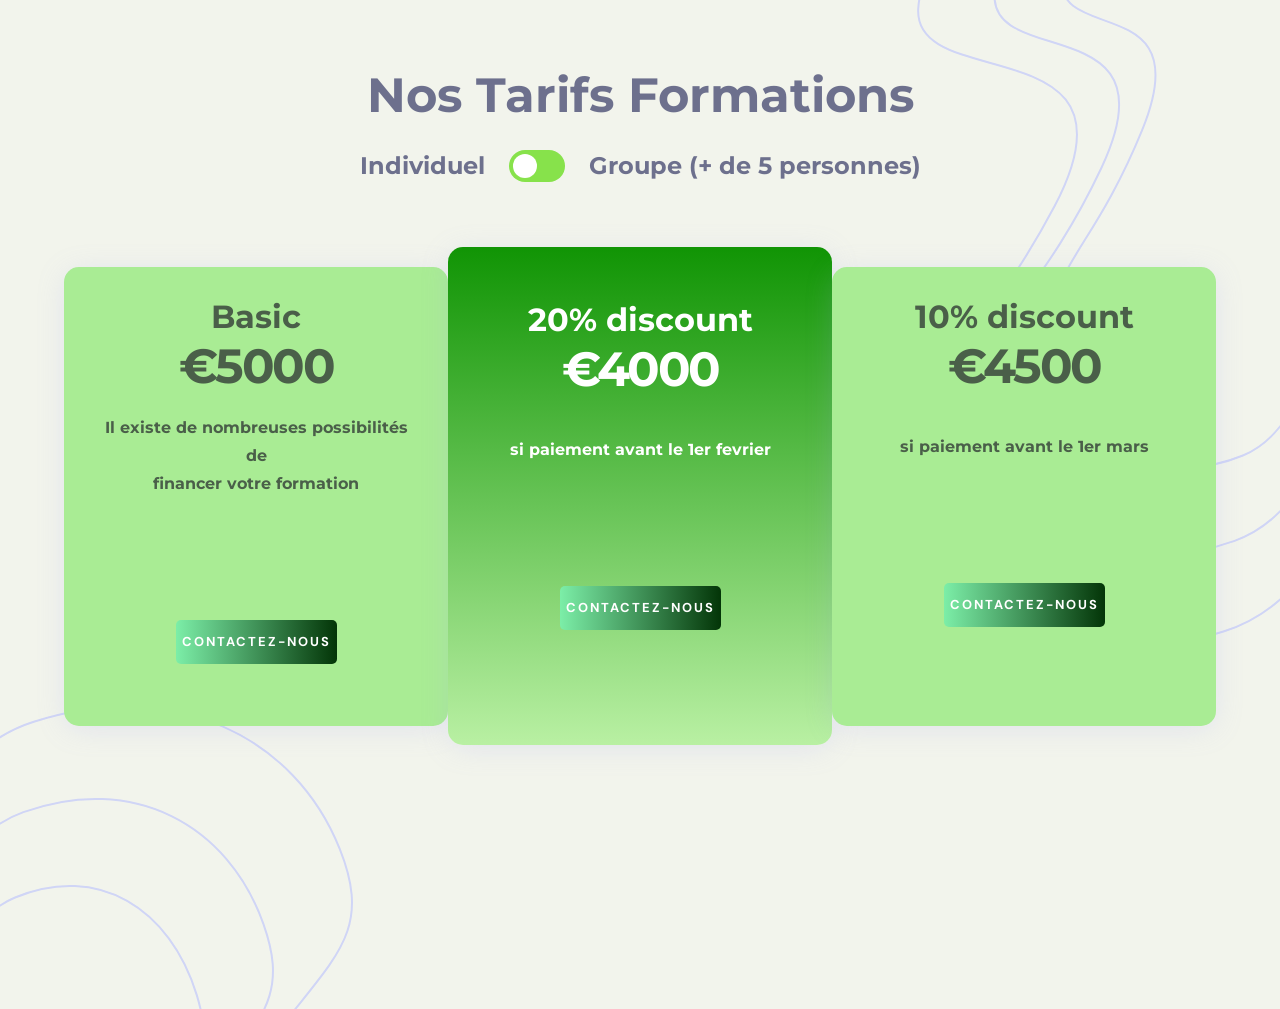
<file: Tarif-index.html>
<!DOCTYPE html>
<html lang="en">
<head>
    <meta charset="UTF-8">
    <meta name="viewport" content="width=device-width, initial-scale=1.0">
    <link rel="stylesheet" href="Tarif-style.css" type="text/css">
    
  <title> Wild Green School</title>

  
</head>
<body>
  <div class="price-background">
    <div class="price-warp">
      <div class="price-top">
          
          <h1>Nos Tarifs Formations</h1>
          <div class="account-type">
            <p>Individuel</p>
            <label class="switch">
              <input type="checkbox" id="toggle-checkbox">
              <span class="slider round"></span>
            </label>
            <p>Groupe (+ de 5 personnes)</p>
          </div>
          
      </div>
        
      <div class="price-bottom">
            <div class="cards">
                <div class="card-1 card-white">
                  <div class="tarif-section">
                    <h1>Basic</h1>
                    <p class="indv">&euro;5000</p><p hidden class="group">&euro;4000</p>
                  </div>
                  <div class="text-section">
                    <p>Il existe de nombreuses possibilités de </br> financer votre formation</p>
                    
                    
                  </div>
                  <button class=button-gradient value="Learn More" onclick="window.location.href = 'homepage.html#ContactUs';">
                    Contactez-nous
                  </button>
              </div> 
              
              <div class="card-2 card-green">
                  <div class="tarif-section">
                    <h1>20% discount</h1>
                    <p class="indv">&euro;4000</p><p hidden class="group">&euro;3200</p>
                  </div>
                  <div class="text-section">
                    <br>
                    <p>si paiement avant le 1er fevrier</p>
                    
                  </div>
                  
                  <button class=button-gradient value="Learn More" onclick="window.location.href = 'homepage.html#ContactUs';">
                    Contactez-nous
                  </button>
              </div>
                
              <div class="card-3 card-white">
                <div class="tarif-section">
                  <h1>10% discount</h1>
                  <p class="indv">&euro;4500</p><p hidden class="group">&euro;3600</p>
                </div>
                <div class="text-section">
                  <br>
                  <p>si paiement avant le 1er mars</p>
                  
                </div>
                
                <button class=button-gradient value="Learn More" onclick="window.location.href = 'homepage.html#ContactUs';">
                  Contactez-nous
                </button>
              </div>
          </div>  

      </div>

    </div>

  </div>
  <script>
    
        document.getElementById('toggle-checkbox').oninput = togglePrices
        document.body.onload = togglePrices;

        function togglePrices() {
          Array.from(document.getElementsByClassName('indv')).forEach(element => {
            element.style.display = this.checked ? 'none' : 'inline'
          })
          Array.from(document.getElementsByClassName('group')).forEach(element => {
            element.style.display = this.checked ? 'inline' : 'none'
          })
        }

</script>
    
  
  
  
  
  
</body>
</html>
</file>
<file: Tarif-style.css>
@import url('https://fonts.googleapis.com/css?family=Montserrat:400,500,600,700&display=swap');
@import url('https://fonts.googleapis.com/css?family=DM+Sans&display=swap');

html {
    font-size: 100%;
}
body {
    background-color: hsl(75, 25%, 94%);
    margin: 0 auto;
    font-family: 'Montserrat' , sans-serif;
}
.price-background {
    background-image: url(Images/bg-top.svg), url(Images/bg-bottom.svg);
    background-position: right -180px top -30px, left 0px , bottom 0px;
    background-repeat: no-repeat, no-repeat;
}
.price-warp{
    padding: 60px 0px 49px 0px;
    min-height: 100vh;
    margin: 0 auto;
}

/*------------- Price Top ----------------------*/

.price-top{
    margin: 0 0 55px 0;
}

.price-top h1{
    font-size: 3rem;
    font-weight: 700;
    color: hsl(233, 13%, 49%);
    text-align: center;
    line-height: 70px;
    margin: 0px;
}
.account-type{
    display: flex;
    align-items: center;
    justify-content: center;
    margin: 20px 0px 0px 0px;
}
.account-type p{
    font-size: 1.5rem;
    font-weight: 700;
    line-height: 30px;
    margin: 0px;
    color: hsl(233, 13%, 49%);
}
/*------- switch account -------*/

.switch{
    position: relative;
    display: inline-block;
    width: 56px;
    height: 32px;
    margin: 0px 24px;
    cursor: pointer;

}
/* Hide default HTML checkbox */
.switch input {
    opacity: 0;
    width: 0;
    height: 0;
  }

   /* The slider */
.slider {
    position: absolute;
    cursor: pointer;
    top: 0;
    left: 0;
    right: 0;
    bottom: 0;
    background-color: hsl(96, 72%, 59%);
    -webkit-transition: .4s;
    transition: .4s;
  }

  .slider:before {
    position: absolute;
    content: "";
    height: 24px;
    width: 24px;
    left: 4px;
    bottom: 4px;
    background-color: white;
    -webkit-transition: .4s;
    transition: .4s;
  }

  input:checked + .slider {
    background-image: linear-gradient(-90deg, hsl(86, 87%, 27%), hsl(120, 81%, 58%) );
  }

  input:focus + .slider {
    box-shadow: 0 0 2px hsl(232, 13%, 33%);
  }

  input:checked + .slider:before {
    -webkit-transform: translateX(26px);
    -ms-transform: translateX(26px);
    transform: translateX(26px);
  }
  /* Rounded sliders */
.slider.round {
    border-radius: 34px;
  }
  
  .slider.round:before {
    border-radius: 50%;
  }

  /*---------------------------------*/

  .price-bottom {
      justify-content: center;
  }
  .cards{
      display: flex;
      flex-direction: row;
      flex-wrap: wrap;
      justify-content: center;
      align-items: center;
      text-align: center;
  }
  .card-white{
    color: hsl(117, 13%, 33%);
    width: 87.500vw;
    height: 459px;
    background-color: rgb(169, 236, 148);
    box-sizing: border-box;
    padding: 36px 31px 38px 31px;
    margin: 10px 0 10px 0px;
    box-shadow: 0px 4px 30px -4px rgba(163, 168, 240,0.25);;
    border-radius: 15px;
  }
  .card-green {
    color: white;
    width: 87.500vw;
    height: 498px;
    background-image: linear-gradient( hsl(115, 94%, 30%), hsl(103, 72%, 79%));
    box-sizing: border-box;
    padding: 36px 31px 38px 31px;
    margin: 10px 0 10px 0px;
    box-shadow: 0px 4px 30px -4px rgba(163, 168, 240,0.25);;
    border-radius: 15px;
}
.tarif-section h1{
    font-size: 2rem;
    font-weight: 700;
    line-height: 28px;
    margin-block-start: 0px;
    margin-block-end: 0px;
  }

  .tarif-section p{
    font-size: 4rem;
    font-weight: 700;
    line-height: 71px;
    letter-spacing: -2.64px;
    margin-block-start: 20px;
    margin-block-end: 0px;
  }
  
  .text-section p{
    font-size: 1rem;
    font-weight: 700;
    line-height: 28px;
    margin-block-start: 12px;
    margin-block-end: 12px;
  }

  hr{
    background-color: #CBCBCB;
    color:#CBCBCB;
    opacity: 40%;
    margin-block-start: 0px;
    margin-block-end: 0px;
    padding:0px;
    height: 1.3px;
    border: none;
  }

  .button-gradient{
    text-transform: uppercase;
    font-family: 'DM Sans', sans-serif;
    font-weight: 700;
    font-size: 0.81rem;
    letter-spacing: 2px;
    line-height: 18px;
    color: white;
    background: linear-gradient( 90deg, hsl(143, 77%, 71%), hsl(125, 89%, 11%));
    width: 50%;
    height: 44px;
    margin: 110px 0px 0px 0px;
    border: 0;
    border-radius: 5px;
    -webkit-border-radius: 5px;
    -moz-border-radius: 5px;
  
    cursor: pointer;
  }

  .button-gradient:hover:active{
    background: transparent;
    color: hsl(125, 89%, 11%);
    outline-color: hsl(125, 89%, 11%);
  }




  @media (min-width:1280px){

    .price-background{
      background-position: right 0px top -10px, left 0px bottom 0px;
      background-repeat: no-repeat, no-repeat;
    }
  
    .price-wrap{
      padding: 60px 0px 0px 0px;
    }
  
    .card-white{
      width: 27.306vw
      /*width: 27.344vw;*/
    }
  
    .card-green{
      width: 27.306vw
      /*width: 27.344vw;*/
    }
  
    .tarif-section p{
      font-size: 4.5rem;
    }
  }

  @media (min-width:961px)
{

  .card-white{
    width: 29.297vw;
  }

  .card-green{
    width: 29.297vw;
    padding: 59px 31px 54px 31px;
  }

  .tarif-section p{
    font-size: 4rem;
  }
  

}

@media (min-width:768px)
{

  .card-white{
    width: 30vw;
  }

  .card-green{
    width: 30vw;
  }

  .tarif-section p{
    font-size: 3rem;
  }

}
</file>
